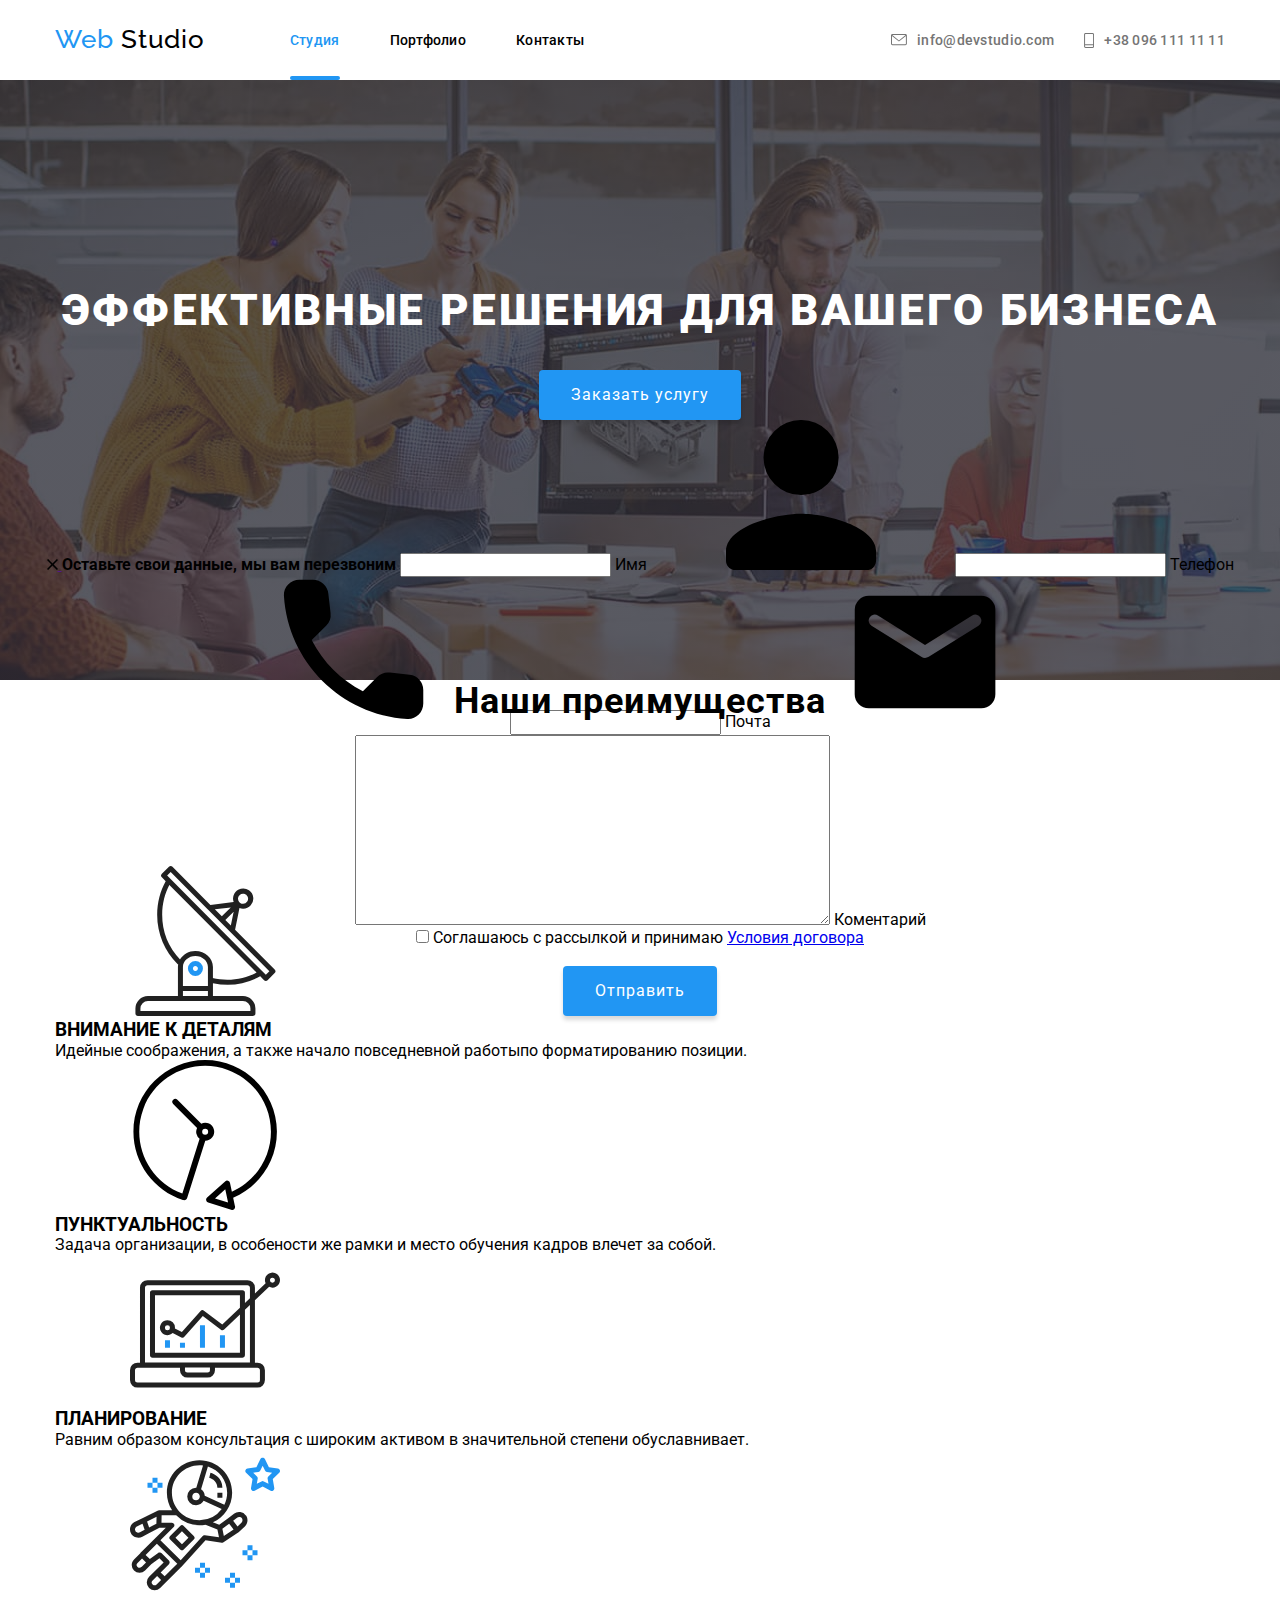
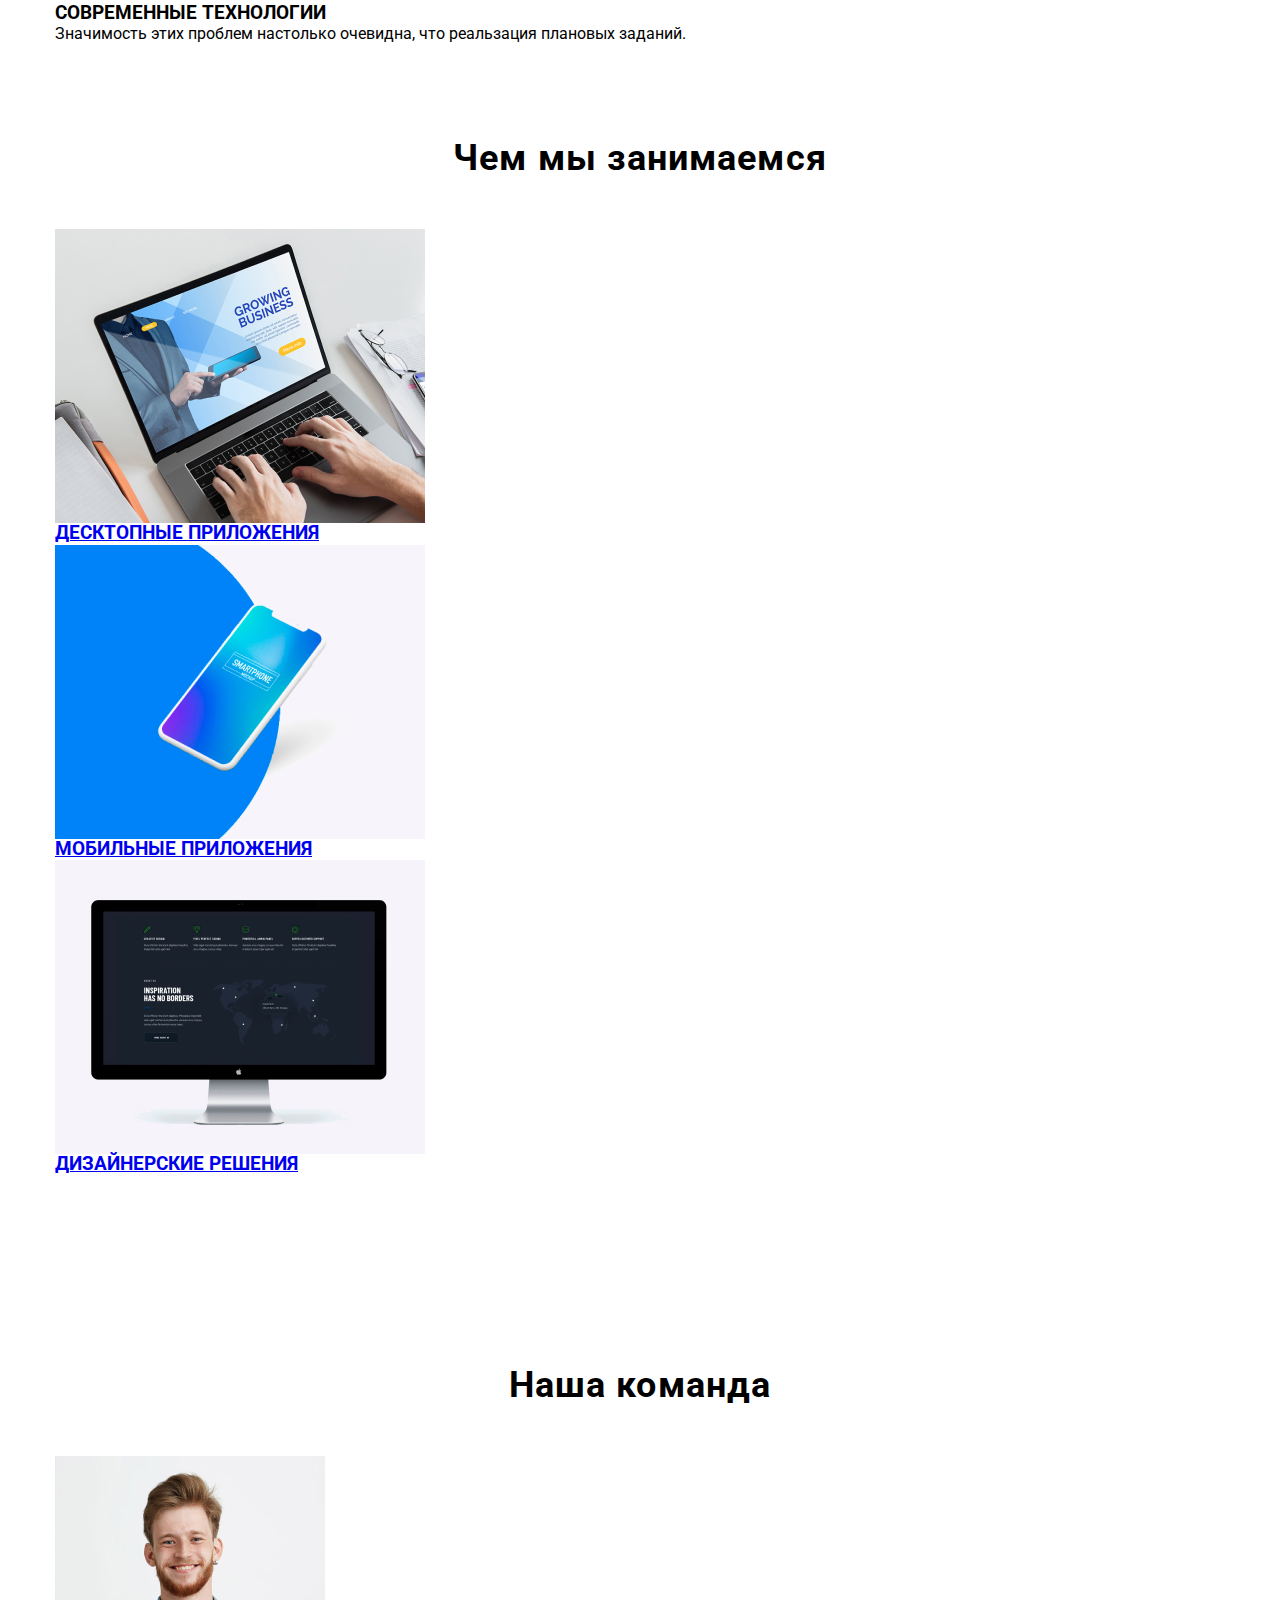
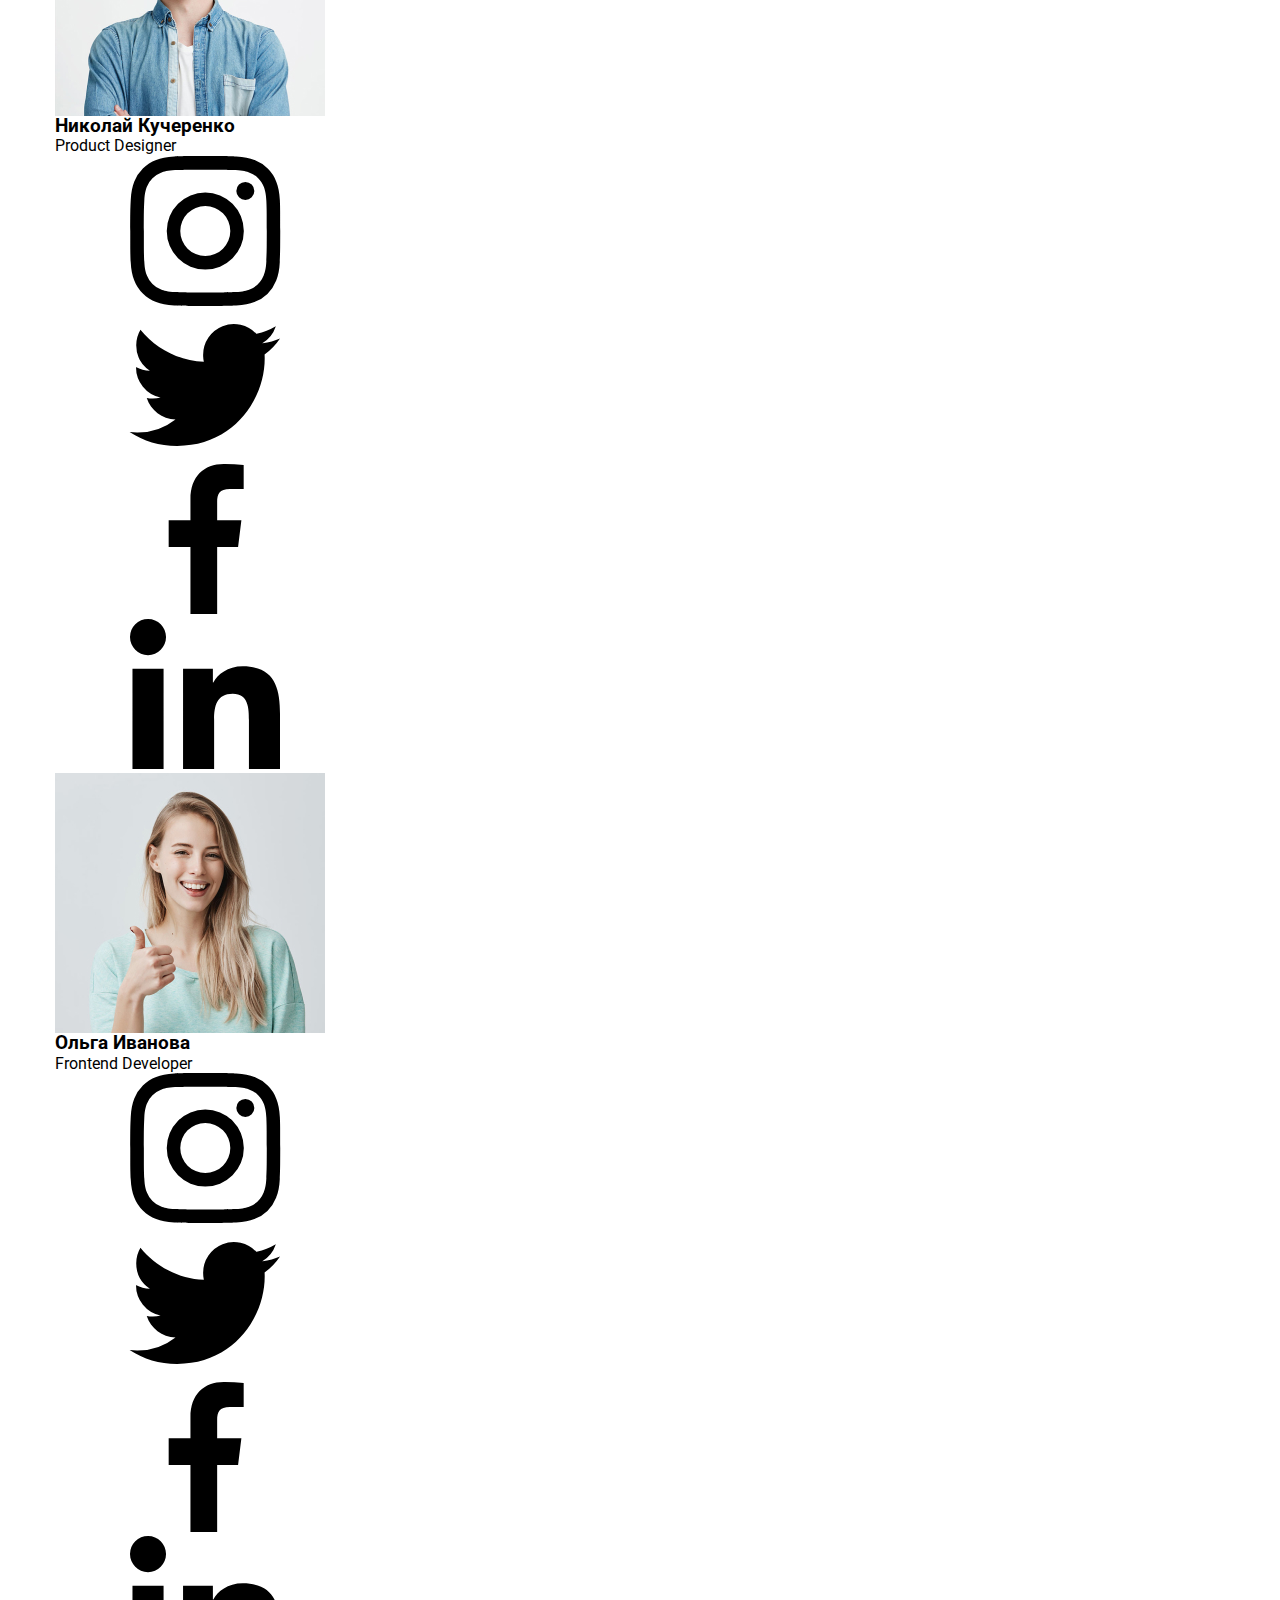
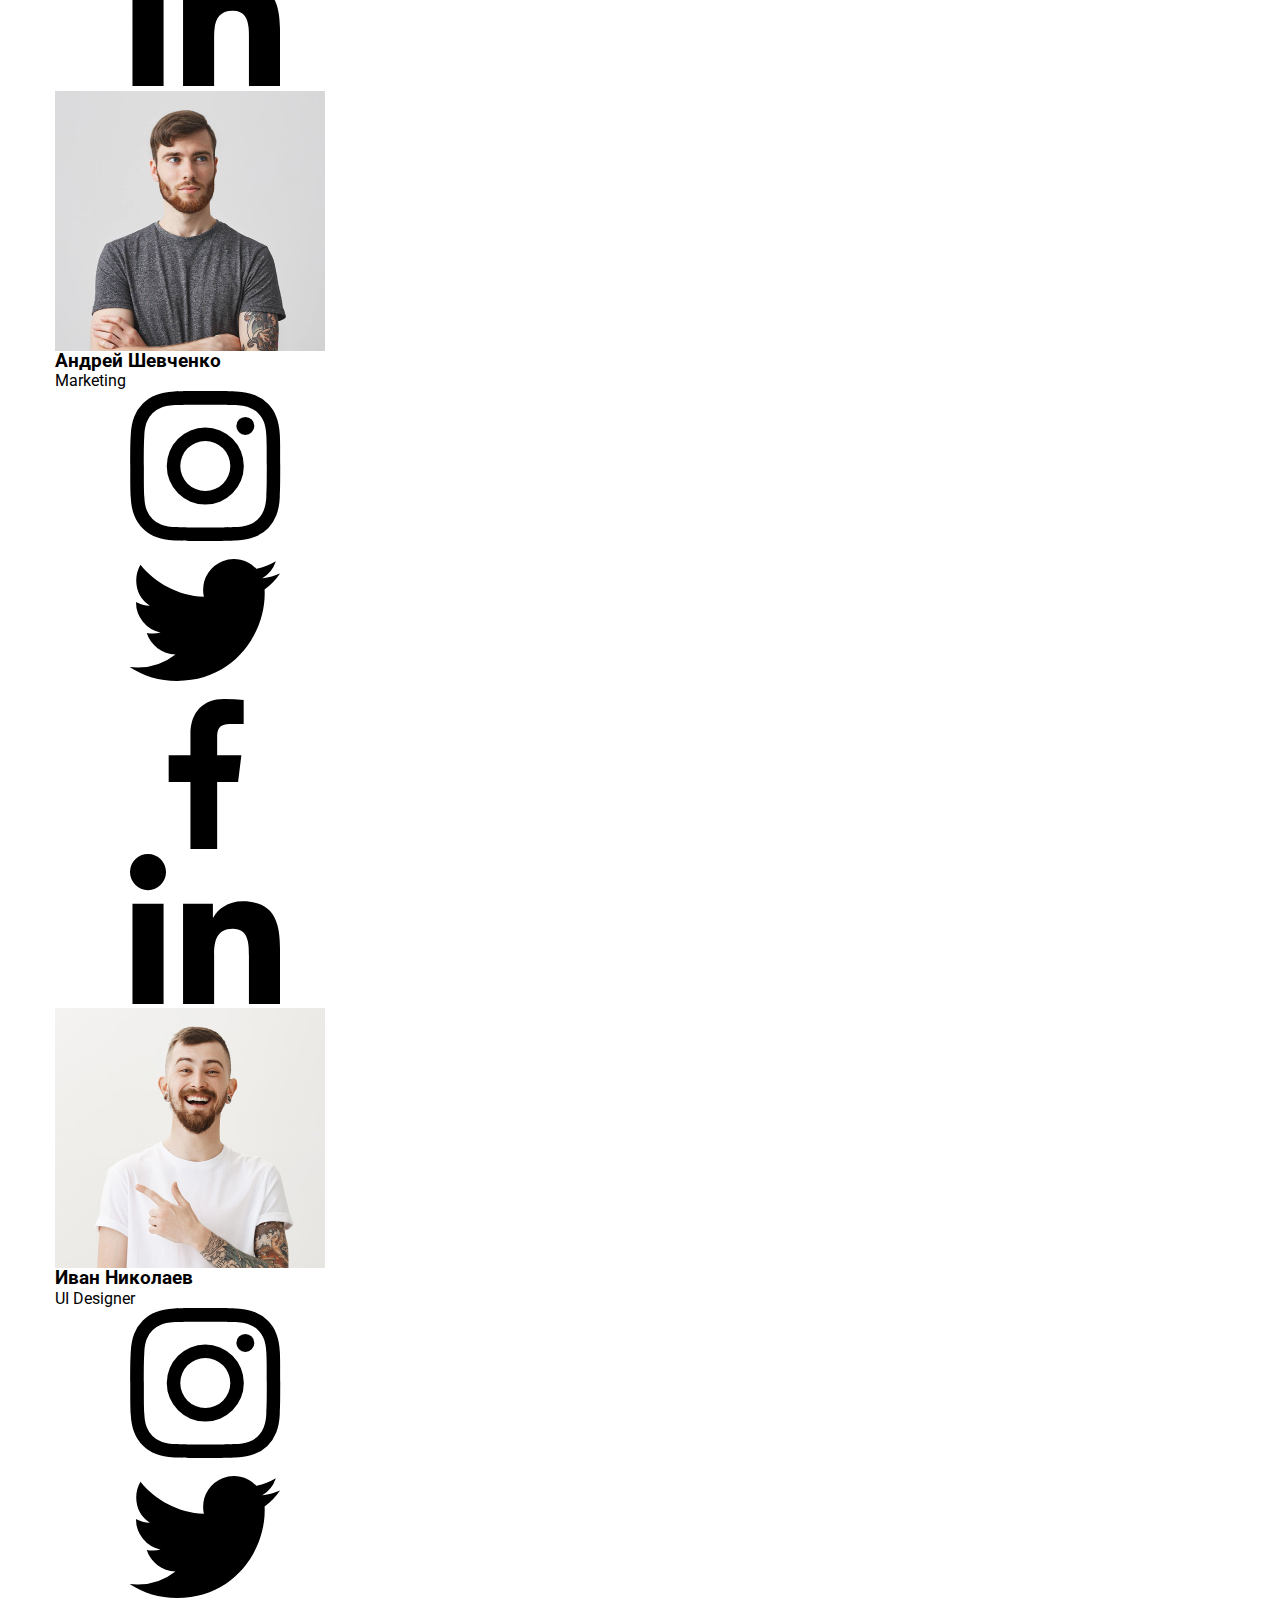
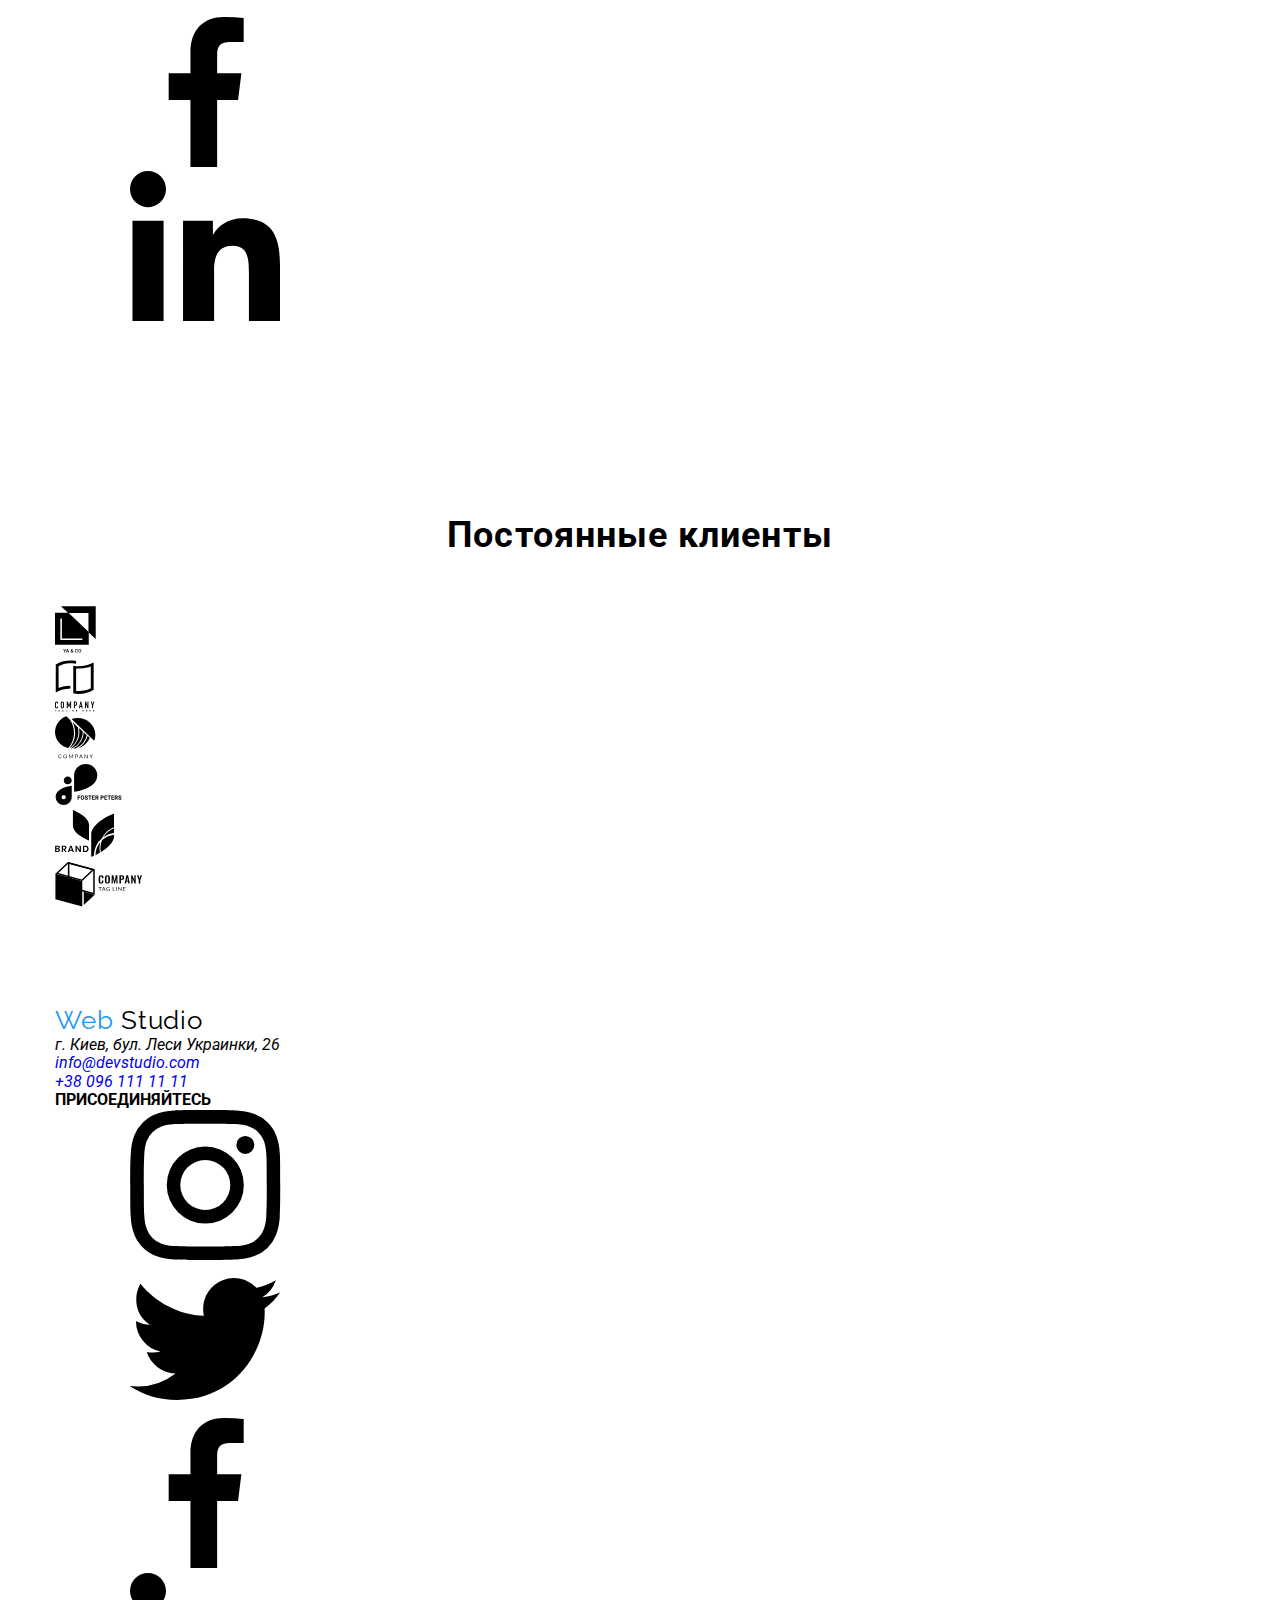
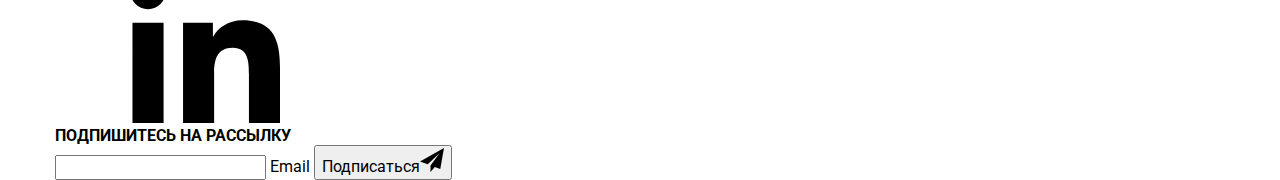
<file: index.html>
<!DOCTYPE html>
<html lang="ru">

<head>
    <meta charset="UTF-8">
    <meta name="viewport" content="width=device-width, initial-scale=1.0">
    <link
        rel="stylesheet"
        href="https://fonts.googleapis.com/css2?family=Raleway:wght@700&family=Roboto:wght@400;500;900&display=swap"
    />
    <title>Web studio</title>
    <link rel="stylesheet" href="./css/normalize.css">
    <link rel="stylesheet" href="./css/main.min.css">

</head>

<body>
                <!-- Header -->
    <header>
        <nav class="container">
            <div class="header-content">
                <div class="header-logo">
                    <a class="logo" href="index.html"><span class="web">Web</span> Studio</a>
                </div>
                
                <ul class="nav-list">
                    <li class="nav-item"><a href="index.html" class="link menu-link active-page">Студия</a></li>
                    <li class="nav-item"><a href="portfolio.html" class="link menu-link">Портфолио</a></li>
                    <li class="nav-item"><a href="#contacts" class="link menu-link">Контакты</a></li>
                </ul>
                <ul class="contacts-list">
                    <li class="contacts-item">
                        <a href="mailto:info@devstudio.com" class="link">
                            <svg class="mail icon-header">
                                <use href="./images/icons.svg#mail"></use>
                            </svg>
                        info@devstudio.com </a>
                    </li>
                    <li class="contacts-item">
                        <a href="tel:+380961111111" class="link">
                            <svg class="phone icon-header">
                                <use href="./images/icons.svg#phone"></use>
                            </svg>
                        +38 096 111 11 11 </a>
                    </li>
                </ul>
            </div> 
        </nav>
    </header>
    
                <!-- Hero -->
    <main>
        <section class="hero">
            <div class="container">
                <!-- <img src="./images/main.jpg" alt="Эфективные решения"> -->
                <h1 class="hero-title">ЭФФЕКТИВНЫЕ РЕШЕНИЯ ДЛЯ ВАШЕГО БИЗНЕСА</h1>
                <button  class="button" data-modal-open>Заказать услугу</button>
                <div class="backdrop is-hidden" data-modal>
                    <div class="modal">
                        <form>  
                            <a href="" data-modal-close class="close">
                                <svg width="11px" height="11px" >
                                    <use href="./images/icons.svg#close"></use>
                                </svg>
                            </a>
                            <b class="modal-title">Оставьте свои данные, мы вам перезвоним</b> 

                            <label class="form-field">
                                <input type="text" name="name" placeholder=" " class="form-input">
                                <span class="form-label">Имя</span>    
                                <svg class="modal-icon">
                                    <use href="./images/icons.svg#person"></use>
                                </svg>
                            </label>

                            <label class="form-field">
                                <input type="tel" name="tel" placeholder=" " class="form-input">
                                <span class="form-label">Телефон</span>    
                                <svg class="modal-icon">
                                    <use href="./images/icons.svg#telephone"></use>
                                </svg>
                            </label>

                            <label class="form-field">
                                <input type="email" name="email" placeholder=" " class="form-input">
                                <span class="form-label">Почта</span>    
                                <svg class="modal-icon">
                                    <use href="./images/icons.svg#email"></use>
                                </svg>
                            </label>    

                            <div class="form-field-comment">
                                <textarea name="comment" id="comment" cols="50" rows="10" class="form-input-comment" placeholder=" "></textarea>
                                <label for="comment" class="form-label-comment">Коментарий</label>
                            </div>
                            
                            <!-- <label class="form-field">
                                <input type="checkbox" name="policy">
                                <span>Соглашаюсь с рассылкой и принимаю <a class="rules" href="">Условия договора</a></span>
                            </label> -->

                            
                            <label class="checkbox-label">
                                <input type="checkbox" class="checkbox" name="topic" value="html">
                                <span class="checkbox-icon"></span>
                                <span>Соглашаюсь с рассылкой и принимаю <a class="rules" href="#">Условия договора</a></span>
                            </label>

                            <br>
                            <br>

                            <button type="submit" class="send button">Отправить</button>
                        </form>
                    </div> 
                </div>
            </div>
        </section>

                <!-- Features cotainer-->
        <section class="features">
            <!-- То что нужно спрятать -->
            <h2 class="title visually-hidden">Наши преимущества</h2>
            <!-- То что нужно спрятать -->

            <div class="container">
                <ul class="features-list">
                    <li class="features-item">
                        <div class="features-image">
                            <svg class="icon">
                                <use href="./images/icons.svg#antena"></use>
                            </svg>
                        </div>
                        <h3 class="features-item-title">ВНИМАНИЕ К ДЕТАЛЯМ</h3>
                        <p class="features-item-text">Идейные соображения, а также начало повседневной работыпо форматированию позиции.</p>
                    </li>
                    <li class="features-item">
                        <div class="features-image">
                            <svg class="icon">
                                <use href="./images/icons.svg#clock"></use>
                            </svg>
                        </div>                        
                        <h3 class="features-item-title">ПУНКТУАЛЬНОСТЬ</h3>
                        <p class="features-item-text">Задача организации, в особености же рамки и место обучения кадров влечет за собой.</p>
                    </li>
                    <li class="features-item">
                        <div class="features-image">
                            <svg class="icon">
                                <use href="./images/icons.svg#diagram"></use>
                            </svg>
                        </div>
                        <h3 class="features-item-title">ПЛАНИРОВАНИЕ</h3>
                        <p class="features-item-text">Равним образом консультация с широким активом в значительной степени обуславнивает.</p>
                    </li>
                    <li class="features-item">
                        <div class="features-image">
                            <svg class="icon">
                                <use href="./images/icons.svg#astronaut"></use>
                            </svg>
                        </div>
                        <h3 class="features-item-title">СОВРЕМЕННЫЕ ТЕХНОЛОГИИ</h3>
                        <p class="features-item-text">Значимость этих проблем настолько очевидна, что реальзация плановых заданий.</p>
                    </li>
                </ul>
            </div>
        </section>

        <!--Tech skills container-->
        <section class="tech-skills">
            <div class="container">
                <h2 class="title">Чем мы занимаемся</h2>
                <ul class="tech-skills-list">
                    <li class="tech-skills-item">
                        <a href="#">
                            <img src="./images/box1.jpg" alt="Desktop app">
                            <h3 class="tech-skills-item-title">ДЕСКТОПНЫЕ ПРИЛОЖЕНИЯ</h3>
                        </a>                        
                    </li>
                    <li class="tech-skills-item">
                        <a href="#">
                            <img src="./images/box2.jpg" alt="Mobile app">
                            <h3 class="tech-skills-item-title">МОБИЛЬНЫЕ ПРИЛОЖЕНИЯ</h3>
                        </a>                        
                    </li>
                    <li class="tech-skills-item">
                        <a href="#">
                            <img src="./images/box3.jpg" alt="Дизайнерские решения">
                            <h3 class="tech-skills-item-title">ДИЗАЙНЕРСКИЕ РЕШЕНИЯ</h3>
                        </a>                        
                    </li>
                </ul>
            </div>
        </section>

        <!-- Our Team -->
        <section class="our-team">
            <div class="container">
                <h2 class="title">Наша команда</h2>
                <ul class="team-list">
                    <li class="team-item">
                        <div class="team-photo">
                            <img src="./images/John_Smith.jpg" alt="Николай Кучеренко">
                        </div>                        
                        <div class="team-item-info">
                            <h3 class="team-item-title">Николай Кучеренко</h3>
                            <p class="team-item-description">Product Designer</p>
                            <ul class="social">                                
                                <li class="social-item">
                                    <a href="#">
                                        <svg class="social-icon">
                                            <use href="./images/icons.svg#instagram"></use>
                                        </svg>
                                    </a>
                                </li>
                                <li class="social-item">
                                    <a href="#">
                                        <svg class="social-icon">
                                            <use href="./images/icons.svg#twitter"></use>
                                        </svg>
                                    </a>
                                </li>
                                <li class="social-item">
                                    <a href="#">
                                        <svg class="social-icon">
                                            <use href="./images/icons.svg#facebook"></use>
                                        </svg>
                                    </a>
                                </li>
                                <li class="social-item">
                                    <a href="#">
                                        <svg class="social-icon">
                                            <use href="./images/icons.svg#linkedin"></use>
                                        </svg>
                                    </a>
                                </li>
                            </ul>
                        </div>
                    </li>
                    <li class="team-item">
                        <img src="./images/Marta_Stewart.jpg" alt="Ольга Иванова">
                        <div class="team-item-info">
                            <h3 class="team-item-title">Ольга Иванова</h3>
                            <p class="team-item-description">Frontend Developer</p>
                            <ul class="social">
                                <li class="social-item">
                                    <a href="#">
                                        <svg class="social-icon">
                                            <use href="./images/icons.svg#instagram"></use>
                                        </svg>
                                    </a>
                                </li>
                                <li class="social-item">
                                    <a href="#">
                                        <svg class="social-icon">
                                            <use href="./images/icons.svg#twitter"></use>
                                        </svg>
                                    </a>
                                </li>
                                <li class="social-item">
                                    <a href="#">
                                        <svg class="social-icon">
                                            <use href="./images/icons.svg#facebook"></use>
                                        </svg>
                                    </a>
                                </li>
                                <li class="social-item">
                                    <a href="#">
                                        <svg class="social-icon">
                                            <use href="./images/icons.svg#linkedin"></use>
                                        </svg>
                                    </a>
                                </li>
                            </ul>
                        </div>
                    </li>
                    <li class="team-item">
                        <img src="./images/Robert_Jakis.jpg" alt="Андрей Шевченко">
                        <div class="team-item-info">
                            <h3 class="team-item-title">Андрей Шевченко</h3>
                            <p class="team-item-description">Marketing</p>
                            <ul class="social">
                                <li class="social-item">
                                    <a href="#">
                                        <svg class="social-icon">
                                            <use href="./images/icons.svg#instagram"></use>
                                        </svg>
                                    </a>
                                </li>
                                <li class="social-item">
                                    <a href="#">
                                        <svg class="social-icon">
                                            <use href="./images/icons.svg#twitter"></use>
                                        </svg>
                                    </a>
                                </li>
                                <li class="social-item">
                                    <a href="#">
                                        <svg class="social-icon">
                                            <use href="./images/icons.svg#facebook"></use>
                                        </svg>
                                    </a>
                                </li>
                                <li class="social-item">
                                    <a href="#">
                                        <svg class="social-icon">
                                            <use href="./images/icons.svg#linkedin"></use>
                                        </svg>
                                    </a>
                                </li>
                            </ul>
                        </div>
                    </li>
                    <li class="team-item">
                        <img src="./images/Martin_Doe.jpg" alt="Иван Николаев">
                        <div class="team-item-info">
                            <h3 class="team-item-title">Иван Николаев</h3>
                            <p class="team-item-description">UI Designer</p>
                            <ul class="social">
                                <li class="social-item">
                                    <a href="#">
                                        <svg class="social-icon">
                                            <use href="./images/icons.svg#instagram"></use>
                                        </svg>
                                    </a>
                                </li>
                                <li class="social-item">
                                    <a href="#">
                                        <svg class="social-icon">
                                            <use href="./images/icons.svg#twitter"></use>
                                        </svg>
                                    </a>
                                </li>
                                <li class="social-item">
                                    <a href="#">
                                        <svg class="social-icon">
                                            <use href="./images/icons.svg#facebook"></use>
                                        </svg>
                                    </a>
                                </li>
                                <li class="social-item">
                                    <a href="#">
                                        <svg class="social-icon">
                                            <use href="./images/icons.svg#linkedin"></use>
                                        </svg>
                                    </a>
                                </li>
                            </ul>
                        </div>
                    </li>
                </ul>
            </div>
        </section>
        <!-- Our Client -->
        <section class="clients">
            <div class="container">
                <h2 class="title">Постоянные клиенты</h2>
                <ul class="clients-list">
                    <li class="clients-item">
                        <a href="#">
                            <svg class="clients-icon"  width="45px" height="50px">
                                <use href="./images/icons.svg#logo-Client1"></use>
                            </svg>
                        </a>
                    </li>
                    <li class="clients-item">
                        <a href="#">
                            <svg class="clients-icon" width="40px" height="52px">
                                <use href="./images/icons.svg#logo-Client2"></use>
                            </svg>
                        </a>
                    </li>
                    <li class="clients-item">
                        <a href="#">
                            <svg class="clients-icon" width="41px" height="43px">
                                <use href="./images/icons.svg#logo-Client3"></use>
                            </svg>
                        </a>
                    </li>
                    <li class="clients-item">
                        <a href="#">
                            <svg class="clients-icon" width="80px" height="42px">
                                <use href="./images/icons.svg#logo-Client4"></use>
                            </svg>
                        </a>
                    </li>
                    <li class="clients-item">
                        <a href="#">
                            <svg class="clients-icon" width="59px" height="47px">
                                <use href="./images/icons.svg#logo-Client5"></use>
                            </svg>
                        </a>
                    </li>
                    <li class="clients-item">
                        <a href="#">
                            <svg class="clients-icon" width="88px" height="45px">
                                <use href="./images/icons.svg#logo-Client6"></use>
                            </svg>
                            
                        </a>
                    </li>
                </ul>
            </div>
        </section>
    </main>

    <!-- Footer -->
    <footer class="page-footer">
        <section>
            <div class="container">  
                <div class="footer-content">
                    <div class="footer-contacts">
                        <a class="logo inverse" href="#top"><span class="web">Web</span> Studio</a>                                
                        <address id="contacts" class="address">      
                            <p class="address-item inverse">г. Киев, бул. Леси Украинки, 26</p>
                            <p class="address-item"><a href="mailto:info@devstudio.com" class="link"> info@devstudio.com</a></p>
                            <p class="address-item"><a href="tel:+380961111111" class="link"> +38 096 111 11 11 </a></p>
                        </address>
                    </div>
                    <div class="join-social-network">
                        <b class="inverse footer-call">ПРИСОЕДИНЯЙТЕСЬ</b>
                        <ul class="social">
                            <li class="social-item">
                                <a href="">
                                    <svg class="social-icon">
                                        <use href="./images/icons.svg#instagram"></use>
                                    </svg>
                                </a>
                            </li>
                            <li class="social-item">
                                <a href="">
                                    <svg class="social-icon">
                                        <use href="./images/icons.svg#twitter"></use>
                                    </svg>
                                </a>
                            </li>
                            <li class="social-item">
                                <a href="">
                                    <svg class="social-icon">
                                        <use href="./images/icons.svg#facebook"></use>
                                    </svg>
                                </a>
                            </li>
                            <li class="social-item">
                                <a href="">
                                    <svg class="social-icon">
                                        <use href="./images/icons.svg#linkedin"></use>
                                    </svg>
                                </a>
                            </li>
                        </ul>
                    </div>

                    <div class="subscribe">
                        <b class="inverse footer-call">ПОДПИШИТЕСЬ НА РАССЫЛКУ</b>
                        <form class="subscribe-form">                            
                            <label class="footer-label">
                                <input type="email" name="email" class="footer-input" placeholder=" "/>
                                <span class="email">Email</span>
                            </label>
                            
                            <button type="submit" class="button button-footer">
                                <span class="subscribe-button">Подписаться</span
                                ><svg class="subscribe-svg" width="24" height="24">
                                    <use href="./images/icons.svg#icon-send"></use>
                                </svg>
                            </button>
                            
                        </form>
                    </div>

                </div>
            </div>
        </section>
    </footer>
    <script src="./js/modal.js"></script>
</body>

</html>
</file>
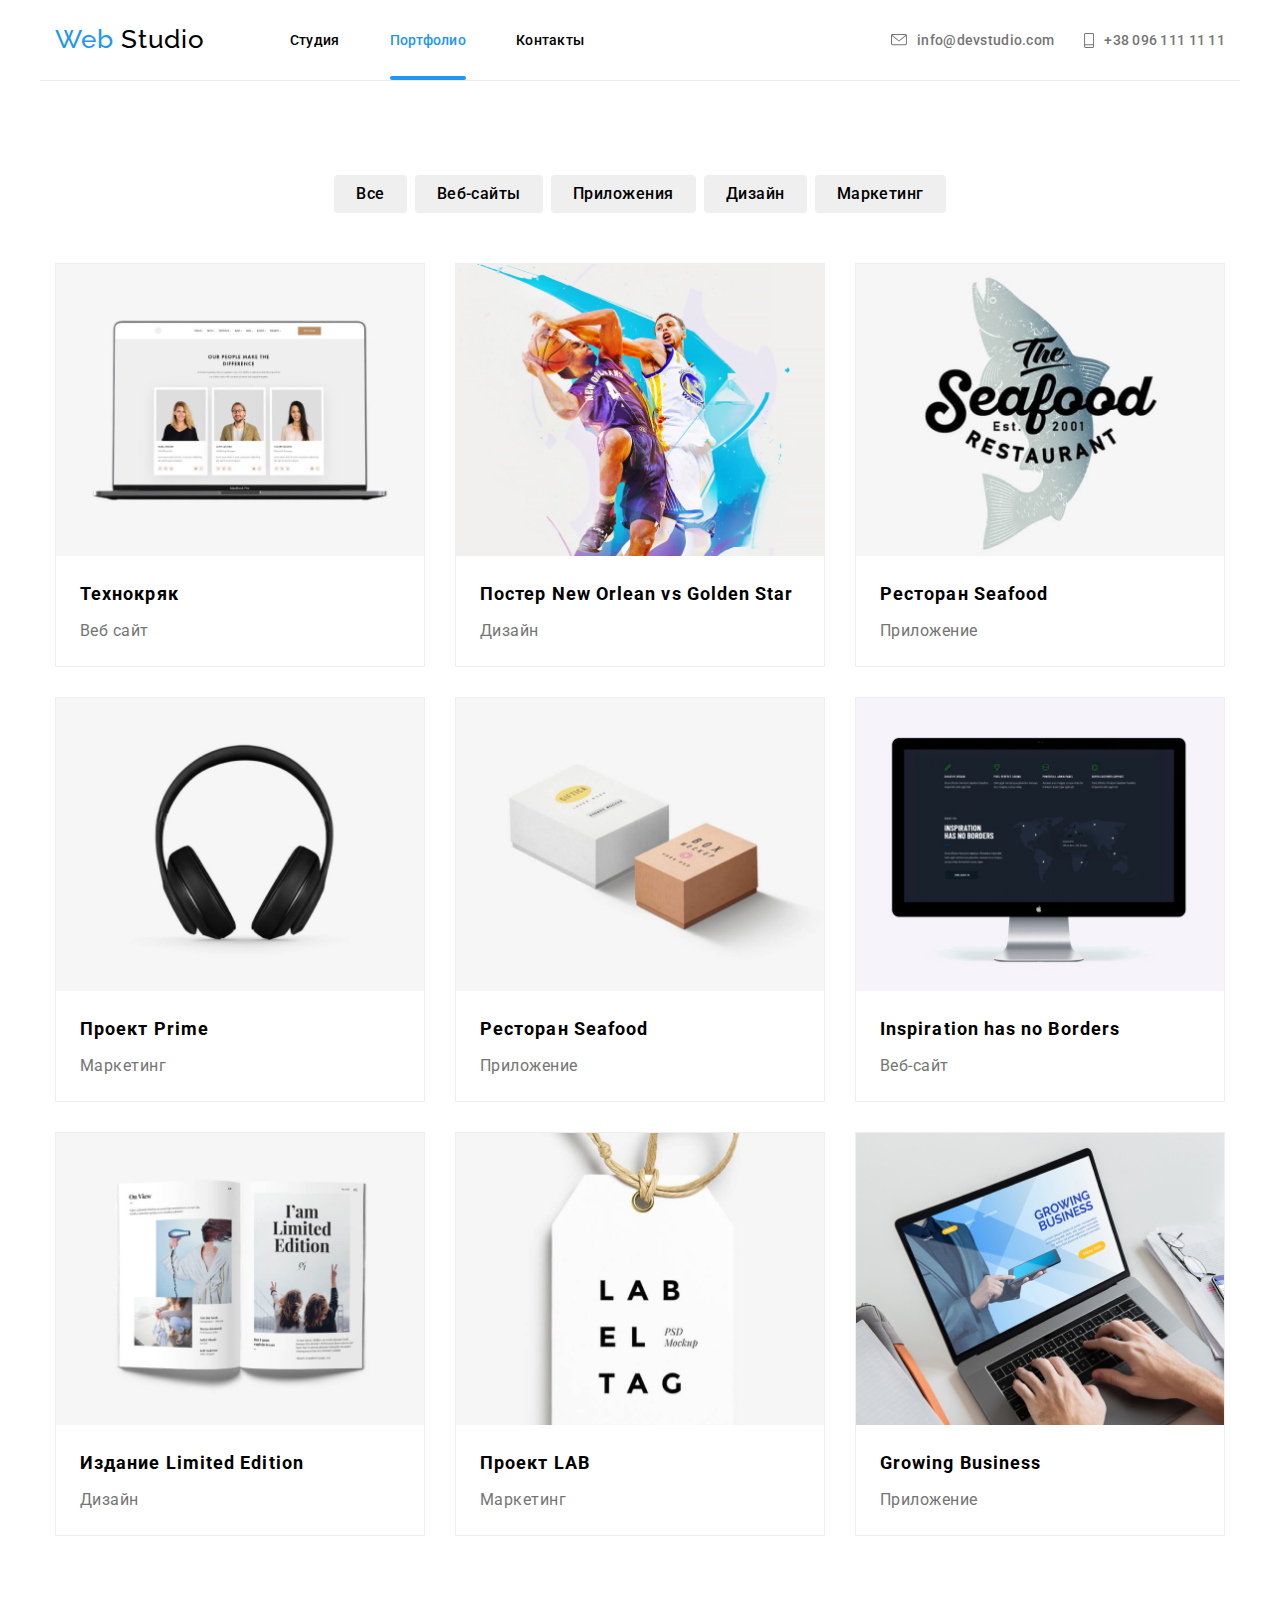
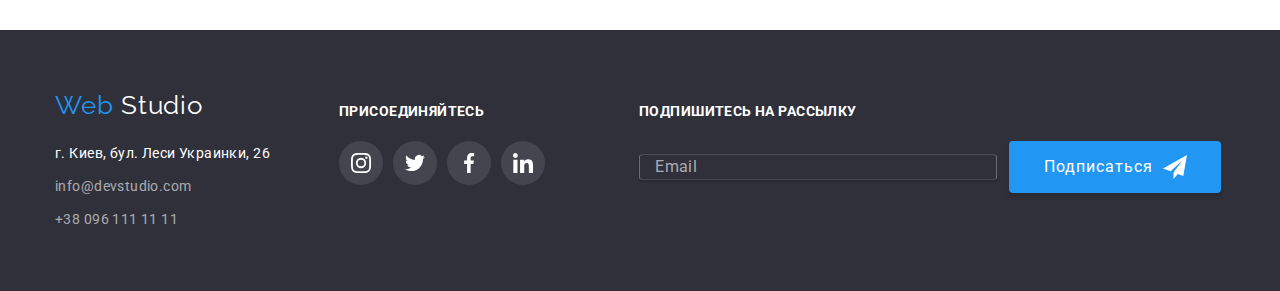
<file: portfolio.html>
<!DOCTYPE html>
<html lang="en">

<head>
    <meta charset="UTF-8">
    <meta name="viewport" content="width=device-width, initial-scale=1.0">
    <link
        rel="stylesheet"
        href="https://fonts.googleapis.com/css2?family=Raleway:wght@700&family=Roboto:wght@400;500;900&display=swap"
    />
    <title>Portfolio</title>
    <link rel="stylesheet" href=".//css/normalize.css">
    <link rel="stylesheet" href="./css/portfolio.min.css">

</head>

<body>
    <!-- Header -->
    <header>
        <nav class="container border">
            <div class="header-content">
                <div class="header-logo">
                    <a class="logo" href="index.html"><span class="web">Web</span> Studio</a>
                </div>
                
                <ul class="nav-list">
                    <li class="nav-item"><a href="index.html" class="link menu-link">Студия</a></li>
                    <li class="nav-item"><a href="portfolio.html" class="link menu-link active-page">Портфолио</a></li>
                    <li class="nav-item"><a href="#contacts" class="link menu-link">Контакты</a></li>
                </ul>
                <ul class="contacts-list">
                    <li class="contacts-item">
                        <a href="mailto:info@devstudio.com" class="link">
                            <svg class="mail icon-header">
                                <use href="./images/icons.svg#mail"></use>
                            </svg>
                        info@devstudio.com </a>
                    </li>
                    <li class="contacts-item">
                        <a href="tel:+380961111111" class="link">
                            <svg class="phone icon-header">
                                <use href="./images/icons.svg#phone"></use>
                            </svg>
                        +38 096 111 11 11 </a>
                    </li>
                </ul>
            </div> 
        </nav>
    </header>
            <!-- Our Project -->
    <main>
        <section class="our-project">
            <div class="container">
                <!-- То что нужно скрыть -->
                <h1 class="visually-hidden">Наши проекты</h1>
                <!-- То что нужно скрыть -->

                <!-- Filters -->                
                <ul class="filter">
                    <li class="filter-item"><button type="button" class="button">Все</button></li>
                    <li class="filter-item"><button type="button" class="button">Веб-сайты</button></li>
                    <li class="filter-item"><button type="button" class="button">Приложения</button></li>
                    <li class="filter-item"><button type="button" class="button">Дизайн</button></li>
                    <li class="filter-item"><button type="button" class="button">Маркетинг</button></li>
                </ul>
                <ul class="portfolio">
                    <li class="portfolio-item">
                        <a href="#" class="card">
                            <div class="card-image">
                                <img src="./images/project1.jpg" alt="project1">
                                <p class="card-item-description">
                                    Технокряк это современная площадка распостранения
                                    коронавируса. Компании используют эту платформу
                                    для цифрового шпионажа и атак на защищённые сервера конкурентов
                                </p>
                            </div>
                            <div class="card-contents">
                                <h2 class="card-titles">Технокряк</h2>
                                <p class="card-text">Веб сайт</p>
                            </div>
                            
                        </a>
                    </li>
                    <li class="portfolio-item">
                        <a href="#" class="card">
                            <div class="card-image">
                                <img src="./images/project2.jpg" alt="project2">
                                <p class="card-item-description">
                                    Технокряк это современная площадка распостранения
                                    коронавируса. Компании используют эту платформу
                                    для цифрового шпионажа и атак на защищённые сервера конкурентов
                                </p>
                            </div>
                            <div class="card-contents">
                                <h2 class="card-titles">Постер New Orlean vs Golden Star</h2>
                                <p class="card-text">Дизайн</p>
                            </div>
                        </a>
                    </li>
                    <li class="portfolio-item">
                        <a href="#" class="card">
                            <div class="card-image">
                                <img src="./images/project3.jpg" alt="project3">
                                <p class="card-item-description">
                                    Технокряк это современная площадка распостранения
                                    коронавируса. Компании используют эту платформу
                                    для цифрового шпионажа и атак на защищённые сервера конкурентов
                                </p>
                            </div>
                            <div class="card-contents">
                                <h2 class="card-titles">Ресторан Seafood</h2>
                                <p class="card-text">Приложение</p>
                            </div>
                        </a>
                    </li>
                    <li class="portfolio-item">
                        <a href="#" class="card">
                            <div class="card-image">
                                <img src="./images/project4.jpg" alt="project4">
                                <p class="card-item-description">
                                    Технокряк это современная площадка распостранения
                                    коронавируса. Компании используют эту платформу
                                    для цифрового шпионажа и атак на защищённые сервера конкурентов
                                </p>
                            </div>
                            <div class="card-contents">
                                <h2 class="card-titles">Проект Prime</h2>
                                <p class="card-text">Маркетинг</p>
                            </div>
                        </a>
                    </li>
                    <li class="portfolio-item">
                        <a href="#" class="card">
                            <div class="card-image">
                                <img src="./images/project5.jpg" alt="project5">
                                <p class="card-item-description">
                                    Технокряк это современная площадка распостранения
                                    коронавируса. Компании используют эту платформу
                                    для цифрового шпионажа и атак на защищённые сервера конкурентов
                                </p>
                            </div>
                            <div class="card-contents">
                                <h2 class="card-titles">Ресторан Seafood</h2>
                                <p class="card-text">Приложение</p>
                            </div>                   
                        </a>
                    </li>
                    <li class="portfolio-item">
                        <a href="#" class="card">
                            <div class="card-image">
                                <img src="./images/project6.jpg" alt="project6">
                                <p class="card-item-description">
                                    Технокряк это современная площадка распостранения
                                    коронавируса. Компании используют эту платформу
                                    для цифрового шпионажа и атак на защищённые сервера конкурентов
                                </p>
                            </div>
                            <div class="card-contents">
                                <h2 class="card-titles">Inspiration has no Borders</h2>
                                <p class="card-text">Веб-сайт</p>
                            </div>
                        </a>
                    </li>
                    <li class="portfolio-item">
                        <a href="#" class="card">
                            <div class="card-image">
                                <img src="./images/project7.jpg" alt="project7">
                                <p class="card-item-description">
                                    Технокряк это современная площадка распостранения
                                    коронавируса. Компании используют эту платформу
                                    для цифрового шпионажа и атак на защищённые сервера конкурентов
                                </p>
                            </div>
                            <div class="card-contents">
                                <h2 class="card-titles">Издание Limited Edition</h2>
                                <p class="card-text">Дизайн</p>
                            </div>
                        </a>
                    </li>
                    <li class="portfolio-item">
                        <a href="#" class="card">
                            <div class="card-image">
                                <img src="./images/project8.jpg" alt="project8">
                                <p class="card-item-description">
                                    Технокряк это современная площадка распостранения
                                    коронавируса. Компании используют эту платформу
                                    для цифрового шпионажа и атак на защищённые сервера конкурентов
                                </p>
                            </div>
                            <div class="card-contents">
                                <h2 class="card-titles">Проект LAB</h2>
                                <p class="card-text">Маркетинг</p>
                            </div>
                        </a>
                    </li>
                    <li class="portfolio-item">
                        <a href="#" class="card">
                            <div class="card-image">
                                <img src="./images/project9.jpg" alt="project9">
                                <p class="card-item-description">
                                    Технокряк это современная площадка распостранения
                                    коронавируса. Компании используют эту платформу
                                    для цифрового шпионажа и атак на защищённые сервера конкурентов
                                </p>
                            </div>
                            <div class="card-contents">
                                <h2 class="card-titles">Growing Business</h2>
                                <p class="card-text">Приложение</p>
                            </div>
                        </a>
                    </li>
                </ul>
            </div>
        </section>
    </main>

    <!-- Footer -->
    <footer class="footer">
        <section>
            <div class="container">  
                <div class="footer-content">
                    <div class="footer-contacts">
                        <a class="logo" href="#top"><span class="web">Web</span> Studio</a>                                
                        <address id="contacts" class="address">      
                            <p class="address-item inverse">г. Киев, бул. Леси Украинки, 26</p>
                            <p class="address-item"><a href="mailto:info@devstudio.com" class="link"> info@devstudio.com</a></p>
                            <p class="address-item"><a href="tel:+380961111111" class="link"> +38 096 111 11 11 </a></p>
                        </address>
                    </div>
                    <div class="join-social-network">
                        <b class="footer-call">ПРИСОЕДИНЯЙТЕСЬ</b>
                        <ul class="social">
                            <li class="social-item">
                                <a href="">
                                    <svg class="social-icon">
                                        <use href="./images/icons.svg#instagram"></use>
                                    </svg>
                                </a>
                            </li>
                            <li class="social-item">
                                <a href="">
                                    <svg class="social-icon">
                                        <use href="./images/icons.svg#twitter"></use>
                                    </svg>
                                </a>
                            </li>
                            <li class="social-item">
                                <a href="">
                                    <svg class="social-icon">
                                        <use href="./images/icons.svg#facebook"></use>
                                    </svg>
                                </a>
                            </li>
                            <li class="social-item">
                                <a href="">
                                    <svg class="social-icon">
                                        <use href="./images/icons.svg#linkedin"></use>
                                    </svg>
                                </a>
                            </li>
                        </ul>
                    </div>

                    <div class="subscribe">
                        <b class="footer-call">ПОДПИШИТЕСЬ НА РАССЫЛКУ</b>
                        <form class="subscribe-form">                            
                            <label class="footer-label">
                                <input type="email" name="email" class="footer-input" placeholder=" "/>
                                <span class="email">Email</span>
                            </label>
                            
                            <button type="submit" class="button button-footer">
                                <span class="subscribe-button">Подписаться</span
                                ><svg class="subscribe-svg" width="24" height="24">
                                    <use href="./images/icons.svg#icon-send"></use>
                                </svg>
                            </button>
                            
                        </form>
                    </div>

                </div>
            </div>
        </section>
    </footer>
</body>

</html>
</file>
<file: css/main.min.css>
html{-webkit-box-sizing:border-box;box-sizing:border-box}*,::before,::after{-webkit-box-sizing:border-box;box-sizing:border-box}h1,h2,h3,h4,h5,h6,p{margin-top:0px;margin-bottom:0px}body{font-family:"Roboto",sans-serif}img{display:block;max-width:100%;height:auto}ul{text-decoration:none;list-style:none;margin:0;padding-left:0}.features .container{padding-bottom:0}.title{color:#000;font-weight:700;padding-bottom:50px;font-size:36px;line-height:42px;letter-spacing:0.03em;text-align:center}.container{max-width:1200px;padding:94px 15px 94px 15px;margin:0px auto 0px auto}header .container,footer .container{padding-top:0px;padding-bottom:0px}.header-logo{text-align:center;padding-top:24px;padding-bottom:25px;margin-right:85px}.logo{font-family:'Raleway';color:#000;text-decoration:none;font-size:26px;line-height:31px;letter-spacing:0.03em}.web{color:#2196F3}.link{-webkit-transition:250ms cubic-bezier(0.4, 0, 0.2, 1);transition:250ms cubic-bezier(0.4, 0, 0.2, 1);text-decoration:none}.link:hover,.link:focus{color:#2196F3}header{font-weight:500;font-size:14px;line-height:16px;letter-spacing:0.02em;font-family:"Roboto"}.header-content{display:-webkit-box;display:-ms-flexbox;display:flex;-webkit-box-align:center;-ms-flex-align:center;align-items:center}.nav-list{display:-webkit-box;display:-ms-flexbox;display:flex}.nav-item:not(:last-child){margin-right:50px}.nav-item a{color:#000}.nav-item .active-page{color:#2196F3}.menu-link{padding-top:32px;padding-bottom:32px;position:relative;display:block}.menu-link::after{content:"";position:absolute;left:0;bottom:0;display:block;width:100%;height:4px;background-color:#2196F3;border-radius:2px;-webkit-transition:250ms cubic-bezier(0.4, 0, 0.2, 1);transition:250ms cubic-bezier(0.4, 0, 0.2, 1);-webkit-transform:scaleX(0);transform:scaleX(0)}.menu-link:hover::after{-webkit-transform:scaleX(1);transform:scaleX(1)}.active-page::after{content:"";position:absolute;bottom:0;display:block;width:100%;height:4px;background-color:#2196F3;border-radius:2px;-webkit-transform:scaleX(1);transform:scaleX(1)}.contacts-list{display:-webkit-box;display:-ms-flexbox;display:flex;-webkit-box-align:center;-ms-flex-align:center;align-items:center;margin-left:auto}.contacts-item{display:-webkit-box;display:-ms-flexbox;display:flex;-webkit-box-align:center;-ms-flex-align:center;align-items:center;padding-top:32px;padding-bottom:32px}.contacts-item a{display:-webkit-box;display:-ms-flexbox;display:flex;-webkit-box-align:center;-ms-flex-align:center;align-items:center;color:#757575}.contacts-item a:hover,.contacts-item a:focus{color:#2196F3;fill:#2196F3}.contacts-item:not(:last-child){margin-right:30px}.mail{width:16px;height:12px;fill:currentColor}.phone{width:10px;height:15px;fill:currentColor}.icon-header{display:-webkit-box;display:-ms-flexbox;display:flex;-webkit-box-align:center;-ms-flex-align:center;align-items:center;margin-right:10px}.hero{-webkit-box-align:center;-ms-flex-align:center;align-items:center;text-align:center;background-image:-webkit-gradient(linear, left top, right top, from(rgba(47,48,58,0.8)), to(rgba(47,48,58,0.8))),url("../images/main.jpg");background-image:linear-gradient(to right, rgba(47,48,58,0.8), rgba(47,48,58,0.8)),url("../images/main.jpg");background-repeat:no-repeat;background-position:center;background-size:cover;margin-left:auto;margin-right:auto;max-width:1600px;height:600px}.hero .container{padding:0}.hero-title{padding-top:200px;margin:0 0 30px 0;font-weight:900;font-size:44px;line-height:60px;letter-spacing:0.06em;color:#fff;text-transform:uppercase}.hero .button{cursor:pointer;background-color:#2196F3;-webkit-box-shadow:0px 4px 4px rgba(0,0,0,0.15);box-shadow:0px 4px 4px rgba(0,0,0,0.15);border-radius:4px;padding:10px 32px;color:#fff;font-size:16px;line-height:30px;letter-spacing:0.06em;border:0px;-webkit-transition:250ms cubic-bezier(0.4, 0, 0.2, 1);transition:250ms cubic-bezier(0.4, 0, 0.2, 1)}.hero .button:hover,.hero .button:focus{background-color:#fff;color:#2196F3}.features .container{padding-bottom:0}
/*# sourceMappingURL=main.min.css.map */
</file>
<file: css/portfolio.min.css>
.visually-hidden{position:absolute;width:1px;height:1px;margin:-1px;border:0;padding:0;clip:rect(0 0 0 0);overflow:hidden}html{-webkit-box-sizing:border-box;box-sizing:border-box}*,::before,::after{-webkit-box-sizing:border-box;box-sizing:border-box}h1,h2,h3,h4,h5,h6,p{margin-top:0px;margin-bottom:0px}body{font-family:"Roboto",sans-serif}img{display:block;max-width:100%;height:auto}ul{text-decoration:none;list-style:none;margin:0;padding-left:0}.menu-link{-webkit-transition:250ms cubic-bezier(0.4, 0, 0.2, 1);transition:250ms cubic-bezier(0.4, 0, 0.2, 1);text-decoration:none}.link{-webkit-transition:250ms cubic-bezier(0.4, 0, 0.2, 1);transition:250ms cubic-bezier(0.4, 0, 0.2, 1);text-decoration:none}.link:hover,.link:focus{color:#2196F3}.footer .logo,.footer-call{color:#fff}.container{max-width:1200px;padding:94px 15px 94px 15px;margin:0px auto 0px auto}header .container,footer .container{padding-top:0px;padding-bottom:0px}.title{color:#000;font-weight:700;padding-bottom:50px;font-size:36px;line-height:42px;letter-spacing:0.03em;text-align:center}.header-logo{text-align:center;padding-top:24px;padding-bottom:25px;margin-right:85px}.logo{font-family:'Raleway';color:#000;text-decoration:none;font-size:26px;line-height:31px;letter-spacing:0.03em}.web{color:#2196F3}header{font-weight:500;font-size:14px;line-height:16px;letter-spacing:0.02em;font-family:"Roboto"}.header-content{display:-webkit-box;display:-ms-flexbox;display:flex;-webkit-box-align:center;-ms-flex-align:center;align-items:center}.nav-list{display:-webkit-box;display:-ms-flexbox;display:flex;-webkit-box-align:center;-ms-flex-align:center;align-items:center}.nav-item:not(:last-child){margin-right:50px}.nav-item a{color:#000}.nav-item .active-page{color:#2196F3}.menu-link{padding-top:32px;padding-bottom:32px;position:relative;display:block}.menu-link::after{content:"";position:absolute;left:0;bottom:0;display:block;width:100%;height:4px;background-color:#2196F3;border-radius:2px;-webkit-transition:250ms cubic-bezier(0.4, 0, 0.2, 1);transition:250ms cubic-bezier(0.4, 0, 0.2, 1);-webkit-transform:scaleX(0);transform:scaleX(0)}.menu-link:hover::after{-webkit-transform:scaleX(1);transform:scaleX(1)}.active-page::after{content:"";position:absolute;bottom:0;display:block;width:100%;height:4px;background-color:#2196F3;border-radius:2px;-webkit-transform:scaleX(1);transform:scaleX(1)}.contacts-list{display:-webkit-box;display:-ms-flexbox;display:flex;-webkit-box-align:center;-ms-flex-align:center;align-items:center;margin-left:auto}.contacts-item{display:-webkit-box;display:-ms-flexbox;display:flex;-webkit-box-align:center;-ms-flex-align:center;align-items:center;padding-top:32px;padding-bottom:32px}.contacts-item a{display:-webkit-box;display:-ms-flexbox;display:flex;-webkit-box-align:center;-ms-flex-align:center;align-items:center;color:#757575}.contacts-item a:hover,.contacts-item a:focus{color:#2196F3;fill:#2196F3}.contacts-item:not(:last-child){margin-right:30px}.mail{width:16px;height:12px;fill:currentColor}.phone{width:10px;height:15px;fill:currentColor}.icon-header{display:-webkit-box;display:-ms-flexbox;display:flex;-webkit-box-align:center;-ms-flex-align:center;align-items:center;margin-right:10px}.border{border-bottom:1px solid #ECECEC}.filter{display:-webkit-box;display:-ms-flexbox;display:flex;-webkit-box-align:center;-ms-flex-align:center;align-items:center;-webkit-box-pack:center;-ms-flex-pack:center;justify-content:center;margin-bottom:50px}.filter-item:not(:last-child){margin-right:8px}.filter-item .button{cursor:pointer;-webkit-transition:250ms cubic-bezier(0.4, 0, 0.2, 1);transition:250ms cubic-bezier(0.4, 0, 0.2, 1)}.filter-item .button{margin:0;padding:6px 22px;letter-spacing:0.03em;line-height:1.62;border-radius:4px;border:0;-webkit-transition:250ms cubic-bezier(0.4, 0, 0.2, 1);transition:250ms cubic-bezier(0.4, 0, 0.2, 1);font-weight:500;font-size:16px;line-height:26px;letter-spacing:0.03em}.filter-item .button:hover,.filter-item .button:focus{background-color:#2196F3;color:#fff;-webkit-box-shadow:0px 2px 2px rgba(0,0,0,0.12),0px 1px 2px rgba(0,0,0,0.08),0px 3px 1px rgba(0,0,0,0.1);box-shadow:0px 2px 2px rgba(0,0,0,0.12),0px 1px 2px rgba(0,0,0,0.08),0px 3px 1px rgba(0,0,0,0.1)}.portfolio{display:-webkit-box;display:-ms-flexbox;display:flex;-ms-flex-wrap:wrap;flex-wrap:wrap}.portfolio-item{width:calc((100% - 30px * 2 ) / 3);margin-right:30px;border:1px solid #EEEEEE}.portfolio-item:nth-child(3n){margin-right:0}.portfolio-item:nth-child(n+4){margin-top:30px}.portfolio-item:hover,.portfolio-item:focus{-webkit-box-shadow:1px 4px 6px rgba(0,0,0,0.16),0px 4px 4px rgba(0,0,0,0.06),0px 1px 1px rgba(0,0,0,0.12);box-shadow:1px 4px 6px rgba(0,0,0,0.16),0px 4px 4px rgba(0,0,0,0.06),0px 1px 1px rgba(0,0,0,0.12)}.card{text-decoration:none}.card-image{position:relative;overflow:hidden}.card-item-description{position:absolute;top:100%;-webkit-transition:250ms cubic-bezier(0.4, 0, 0.2, 1);transition:250ms cubic-bezier(0.4, 0, 0.2, 1);color:#fff;background:rgba(33,150,243,0.9);font-size:18px;line-height:28px;letter-spacing:0.03em;padding:63px 24px}.card-contents{background-color:#fff;padding-left:24px;padding:20px 24px}.card-titles{font-size:18px;line-height:36px;letter-spacing:0.06em;color:#000;padding-bottom:4px}.card-text{font-size:16px;line-height:30px;letter-spacing:0.03em;color:#757575}.card:hover .card-item-description,.card:focus .card-item-description{-webkit-transform:translateY(-100%) translateX(0);transform:translateY(-100%) translateX(0);opacity:1}.team .social{margin-left:32px;margin-right:32px;padding-bottom:24px}.social{display:-webkit-box;display:-ms-flexbox;display:flex;-webkit-box-align:center;-ms-flex-align:center;align-items:center;-webkit-box-pack:center;-ms-flex-pack:center;justify-content:center}.social-item a{display:-webkit-box;display:-ms-flexbox;display:flex;-webkit-box-pack:center;-ms-flex-pack:center;justify-content:center;-webkit-box-align:center;-ms-flex-align:center;align-items:center;border-radius:50%;width:44px;height:44px;-webkit-transition:250ms cubic-bezier(0.4, 0, 0.2, 1);transition:250ms cubic-bezier(0.4, 0, 0.2, 1)}.social-item:not(:last-child){margin-right:10px}.social-icon{width:20px;height:20px;fill:#AFB1B8}.social-item a:hover .social-icon,.social-item a:focus .social-icon{fill:#fff;-webkit-transition:250ms cubic-bezier(0.4, 0, 0.2, 1);transition:250ms cubic-bezier(0.4, 0, 0.2, 1)}.social-item a:hover,.social-item a:focus{background-color:#2196F3;-webkit-transition:250ms cubic-bezier(0.4, 0, 0.2, 1);transition:250ms cubic-bezier(0.4, 0, 0.2, 1)}.footer .social-icon{fill:#fff}.footer .social-item a{background-color:rgba(255,255,255,0.1)}.footer .social-item a:hover,.footer .social-item a:focus{background-color:#2196F3;-webkit-transition:250ms cubic-bezier(0.4, 0, 0.2, 1);transition:250ms cubic-bezier(0.4, 0, 0.2, 1)}.footer{background-color:#2F303A}.footer .inverse{color:#fff}.footer-content{display:-webkit-box;display:-ms-flexbox;display:flex;padding-top:60px;padding-bottom:60px}.footer-contacts{margin-right:69px}.address{margin-top:20px;font-style:normal}.address-item{font-size:14px;line-height:24px;letter-spacing:0.03em}.address-item:not(:last-child){margin-bottom:9px}.address-item a{color:rgba(255,255,255,0.6)}.footer-call{font-size:14px;line-height:16px;letter-spacing:0.03em}.join-social-network{margin-right:94px}.join-social-network,.subscribe{padding-top:12px}.footer .social{padding-top:20px}.subscribe-form{display:-webkit-box;display:-ms-flexbox;display:flex;-webkit-box-align:center;-ms-flex-align:center;align-items:center;margin-top:20px}.footer-label{position:relative}.footer-input{min-width:358px;min-height:50px;border:1px solid rgba(255,255,255,0.3);-webkit-box-shadow:0px 4px 4px rgba(0,0,0,0.15);box-shadow:0px 4px 4px rgba(0,0,0,0.15);border-radius:4px;background-color:#2F303A;margin-right:12px;color:#fff;-webkit-transform:scaleY(50%);transform:scaleY(50%)}.email{position:absolute;top:15px;left:16px;color:rgba(255,255,255,0.6);-webkit-transition:250ms cubic-bezier(0.4, 0, 0.2, 1);transition:250ms cubic-bezier(0.4, 0, 0.2, 1);cursor:pointer;font-size:16px;line-height:20px;letter-spacing:0.03em}.footer-input:focus+.email,.footer-input:not(:placeholder-shown)+.email{-webkit-transform:translateY(-35px);transform:translateY(-35px)}.footer-label:focus-within>.footer-input{outline:none;border-color:#2196F3}.subscribe-button{padding:10px 10px 10px 29px;font-size:16px;line-height:30px;letter-spacing:0.06em}.subscribe-svg{margin-right:28px}.button-footer{display:-webkit-box;display:-ms-flexbox;display:flex;-webkit-box-align:center;-ms-flex-align:center;align-items:center;background-color:#2196F3;-webkit-box-shadow:0px 4px 4px rgba(0,0,0,0.15);box-shadow:0px 4px 4px rgba(0,0,0,0.15);border-radius:4px;border:0;color:#fff;fill:#fff;-webkit-transition:250ms cubic-bezier(0.4, 0, 0.2, 1);transition:250ms cubic-bezier(0.4, 0, 0.2, 1);cursor:pointer}.button-footer:hover,.button-footer:focus{background-color:#fff;fill:#2196F3;color:#2196F3}
/*# sourceMappingURL=portfolio.min.css.map */
</file>
